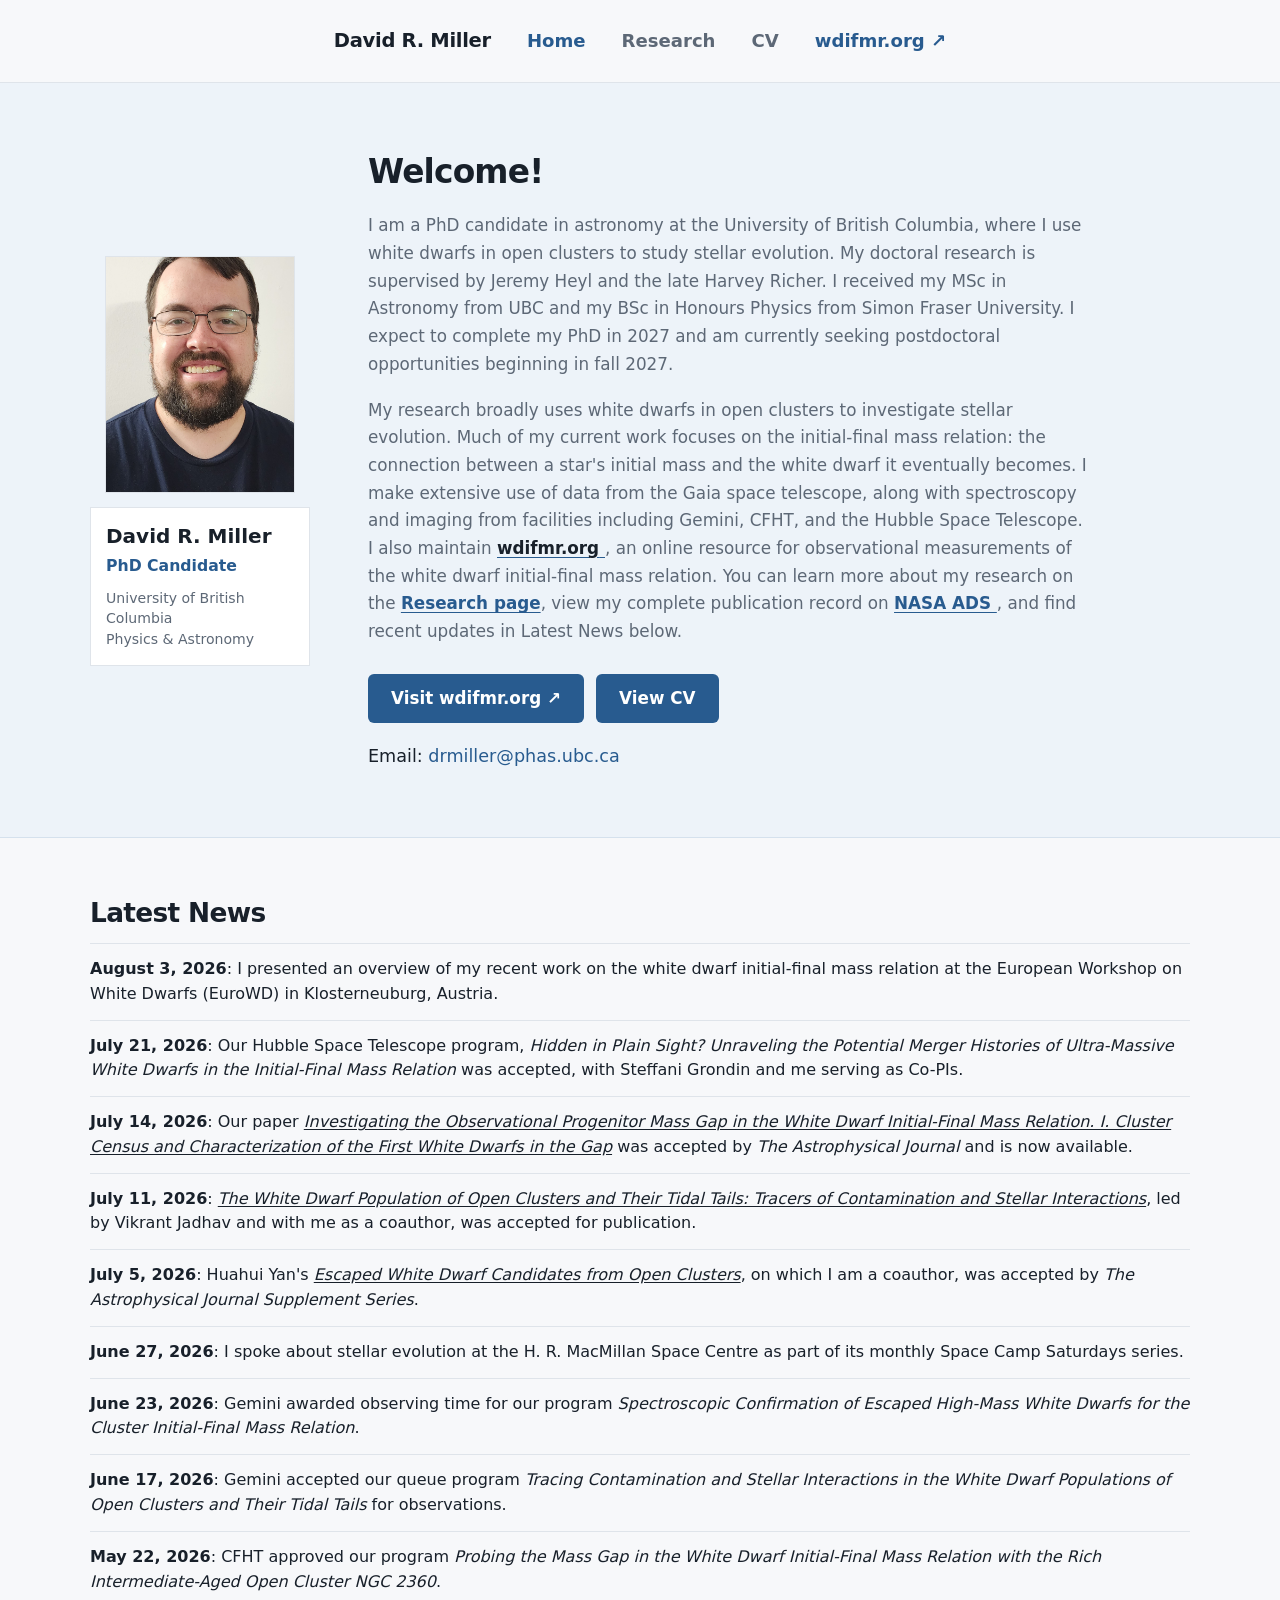
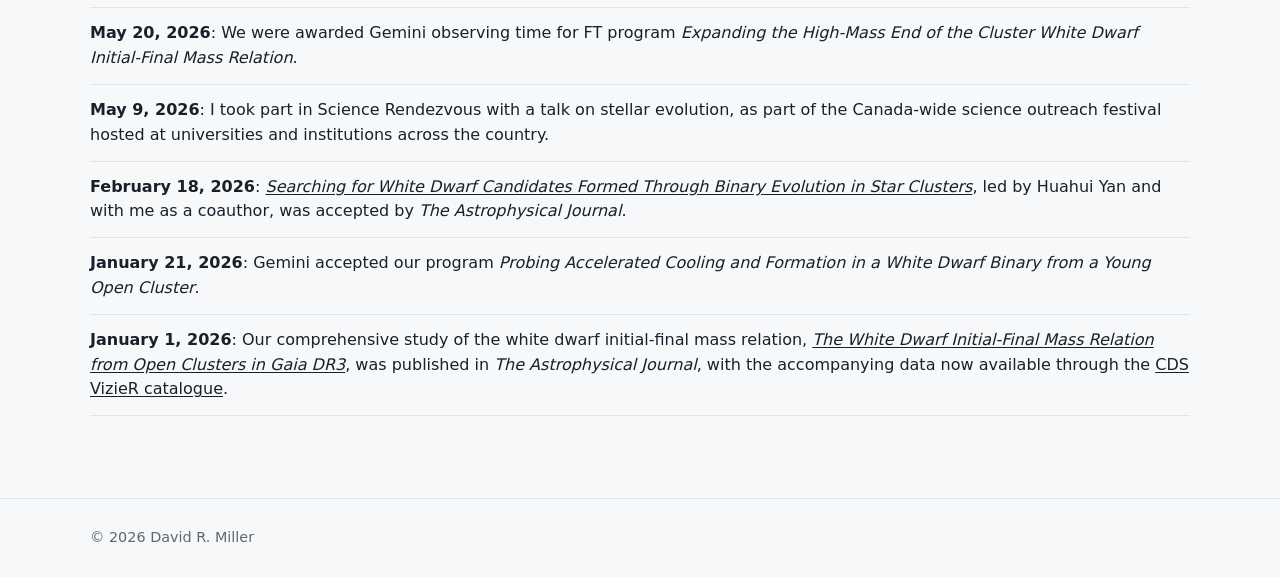
<file: index.html>
<!DOCTYPE html>
<html lang="en">
<head>
  <meta charset="UTF-8">

  <meta
    name="viewport"
    content="width=device-width, initial-scale=1.0"
  >

  <meta
    name="description"
    content="Personal website of David R. Miller, astrophysicist and white dwarf researcher."
  >

  <title>David R. Miller | Astrophysicist</title>

  <link rel="stylesheet" href="styles.css">

  <link rel="icon" href="favicon.ico" sizes="any">
  <link rel="icon" href="favicon.svg" type="image/svg+xml">
  <link rel="apple-touch-icon" href="favicon.png">
</head>

<body>

  <header class="site-header">
    <nav class="nav container" aria-label="Primary navigation">

      <a class="site-name" href="index.html">
        David R. Miller
      </a>

      <a class="nav-link active" href="index.html">
        Home
      </a>

      <a class="nav-link" href="research.html">
        Research
      </a>

      <a
        class="nav-link"
        href="assets/DavidRMiller-CV.pdf"
        target="_blank"
        rel="noopener noreferrer"
      >
        CV
      </a>

      <a
        class="nav-link external-nav-link"
        href="https://wdifmr.org/"
        target="_blank"
        rel="noopener noreferrer"
      >
        wdifmr.org ↗
      </a>

    </nav>
  </header>


  <main>

<main>

  <section class="hero-band">

    <div class="hero container">

      <div class="profile-column">

        <img
          class="portrait"
          src="assets/david-miller.jpg"
          alt=""
          loading="eager"
          decoding="async"
        >

        <div class="profile-card">
          <p class="profile-name">David R. Miller</p>
          <p class="profile-position">PhD Candidate</p>

          <p class="profile-institution">
            University of British Columbia<br>
            Physics &amp; Astronomy
          </p>
        </div>

      </div>


      <div class="hero-content">

        <h1 class="hero-title">Welcome!</h1>

        <div class="bio">

          <p>
            I am a PhD candidate in astronomy at the University of British Columbia,
            where I use white dwarfs in open clusters to study stellar evolution.
            My doctoral research is supervised by Jeremy Heyl and the late Harvey Richer. 
            I received my MSc in Astronomy
            from UBC and my BSc in Honours Physics from Simon Fraser University.
            I expect to complete my PhD in 2027 and am currently seeking
            postdoctoral opportunities beginning in fall 2027.
          </p>

          <p>
            My research broadly uses white dwarfs in open clusters to investigate stellar evolution.
            Much of my current work focuses on the initial-final mass relation: the connection
            between a star's initial mass and the white dwarf it eventually becomes.
            I make extensive use of data from the Gaia space telescope, along with spectroscopy
            and imaging from facilities including Gemini, CFHT, and the Hubble Space Telescope.
            I also maintain 
            <a
              class="inline-link"
              href="https://wdifmr.org/"
              target="_blank"
              rel="noopener noreferrer"
            >
              <strong>wdifmr.org</strong>
            </a>,
            an online resource for observational
            measurements of the white dwarf initial-final mass relation. You can
            learn more about my research on the 
            <a class="inline-link" href="research.html">Research page</a>,
            view my complete publication record on
            <a
              class="inline-link"
              href="https://ui.adsabs.harvard.edu/public-libraries/Hr7O0YyORVaTPGO8JZ4X5A"
              target="_blank"
              rel="noopener noreferrer"
            >
              NASA ADS
            </a>,
            and find recent updates in Latest News below.
          </p>

        </div>


        <div
          class="primary-links"
          aria-label="Primary links"
        >
          <a
            class="button button-primary"
            href="https://wdifmr.org/"
            target="_blank"
            rel="noopener noreferrer"
          >
            Visit wdifmr.org ↗
          </a>

          <a
            class="button button-primary"
            href="assets/DavidRMiller-CV.pdf"
            target="_blank"
            rel="noopener noreferrer"
          >
            View CV
          </a>
        </div>

        <p class="email-line">
          <span>Email:</span>
          <a href="mailto:drmiller@phas.ubc.ca">
            drmiller@phas.ubc.ca
          </a>
        </p>

      </div>

    </div>

  </section>


  <section
    class="latest-news container"
    aria-labelledby="latest-news-heading"
  >
    
      <h2 id="latest-news-heading">
        Latest News
      </h2>
    
      <div class="news-content">
    
        <ul class="news-list">
          
          <li class="news-item">
            <p>
              <time datetime="2026-08-03">August 3, 2026</time>:
              I presented an overview of my recent work on the white dwarf initial-final mass relation at the European Workshop on White Dwarfs (EuroWD) in Klosterneuburg, Austria.
            </p>
          </li>    
          
          <li class="news-item">
            <p>
              <time datetime="2026-07-21">July 21, 2026</time>:
              Our Hubble Space Telescope program,
              <em>Hidden in Plain Sight? Unraveling the Potential Merger Histories of Ultra-Massive White Dwarfs in the Initial-Final Mass Relation</em>
              was accepted, with Steffani Grondin and me serving as Co-PIs.
            </p>
          </li>
    
          <li class="news-item">
            <p>
              <time datetime="2026-07-14">July 14, 2026</time>:
              Our paper
              <a href="https://ui.adsabs.harvard.edu/abs/2026ApJ..1007..183M/abstract"
                 target="_blank" rel="noopener noreferrer">
                <em>Investigating the Observational Progenitor Mass Gap in the White Dwarf Initial-Final Mass Relation. I. Cluster Census and Characterization of the First White Dwarfs in the Gap</em></a>
              was accepted by <em>The Astrophysical Journal</em> and is now available.
            </p>
          </li>
    
          <li class="news-item">
            <p>
              <time datetime="2026-07-11">July 11, 2026</time>:
              <a href="https://ui.adsabs.harvard.edu/abs/arXiv:2607.11299"
                 target="_blank" rel="noopener noreferrer">
                <em>The White Dwarf Population of Open Clusters and Their Tidal Tails: Tracers of Contamination and Stellar Interactions</em></a>,
              led by Vikrant Jadhav and with me as a coauthor, was accepted for publication.
            </p>
          </li>
    
          <li class="news-item">
            <p>
              <time datetime="2026-07-05">July 5, 2026</time>:
              Huahui Yan's
              <a href="https://ui.adsabs.harvard.edu/abs/2026ApJS..286....5Y/abstract"
                 target="_blank" rel="noopener noreferrer">
                <em>Escaped White Dwarf Candidates from Open Clusters</em></a>,
              on which I am a coauthor, was accepted by <em>The Astrophysical Journal Supplement Series</em>.
            </p>
          </li>
          
          <li class="news-item">
            <p>
              <time datetime="2026-06-27">June 27, 2026</time>:
              I spoke about stellar evolution at the H. R. MacMillan Space Centre as part of its monthly Space Camp Saturdays series.
            </p>
          </li>
          
          <li class="news-item">
            <p>
              <time datetime="2026-06-23">June 23, 2026</time>:
              Gemini awarded observing time for our program
              <em>Spectroscopic Confirmation of Escaped High-Mass White Dwarfs for the Cluster Initial-Final Mass Relation</em>.
            </p>
          </li>
    
          <li class="news-item">
            <p>
              <time datetime="2026-06-17">June 17, 2026</time>:
              Gemini accepted our queue program
              <em>Tracing Contamination and Stellar Interactions in the White Dwarf Populations of Open Clusters and Their Tidal Tails</em>
              for observations.
            </p>
          </li>
    
          <li class="news-item">
            <p>
              <time datetime="2026-05-22">May 22, 2026</time>:
              CFHT approved our program
              <em>Probing the Mass Gap in the White Dwarf Initial-Final Mass Relation with the Rich Intermediate-Aged Open Cluster NGC 2360</em>.
            </p>
          </li>
    
          <li class="news-item">
            <p>
              <time datetime="2026-05-20">May 20, 2026</time>:
              We were awarded Gemini observing time for FT program
              <em>Expanding the High-Mass End of the Cluster White Dwarf Initial-Final Mass Relation</em>.
            </p>
          </li>
          
          <li class="news-item">
            <p>
              <time datetime="2026-05-09">May 9, 2026</time>:
              I took part in Science Rendezvous with a talk on stellar evolution, as part of the Canada-wide science outreach festival hosted at universities and institutions across the country.
            </p>
          </li>    
          
          <li class="news-item">
            <p>
              <time datetime="2026-02-18">February 18, 2026</time>:
              <a href="https://ui.adsabs.harvard.edu/abs/2026ApJ...999..167Y/abstract"
                 target="_blank" rel="noopener noreferrer">
                <em>Searching for White Dwarf Candidates Formed Through Binary Evolution in Star Clusters</em></a>,
              led by Huahui Yan and with me as a coauthor, was accepted by <em>The Astrophysical Journal</em>.
            </p>
          </li>
    
          <li class="news-item">
            <p>
              <time datetime="2026-01-21">January 21, 2026</time>:
              Gemini accepted our program
              <em>Probing Accelerated Cooling and Formation in a White Dwarf Binary from a Young Open Cluster</em>.
            </p>
          </li>
    
          <li class="news-item">
            <p>
              <time datetime="2026-01-01">January 1, 2026</time>:
              Our comprehensive study of the white dwarf initial-final mass relation,
              <a href="https://ui.adsabs.harvard.edu/abs/2026ApJ...996...69M/abstract"
                 target="_blank" rel="noopener noreferrer"><em>The White Dwarf Initial-Final Mass Relation from Open Clusters in Gaia DR3</em></a>,
              was published in <em>The Astrophysical Journal</em>, with the accompanying data now available through the
              <a href="https://vizier.cds.unistra.fr/viz-bin/VizieR?-source=J/ApJ/996/69"
                 target="_blank" rel="noopener noreferrer">CDS VizieR catalogue</a>.
            </p>
          </li>
    
        </ul>
    
      </div>
    
    </section>

  </main>


  <footer class="site-footer">

    <div class="container">
      <p>
        © <span id="year"></span> David R. Miller
      </p>
    </div>

  </footer>


  <script>
    document.getElementById("year").textContent =
      new Date().getFullYear();
  </script>

</body>
</html>
</file>
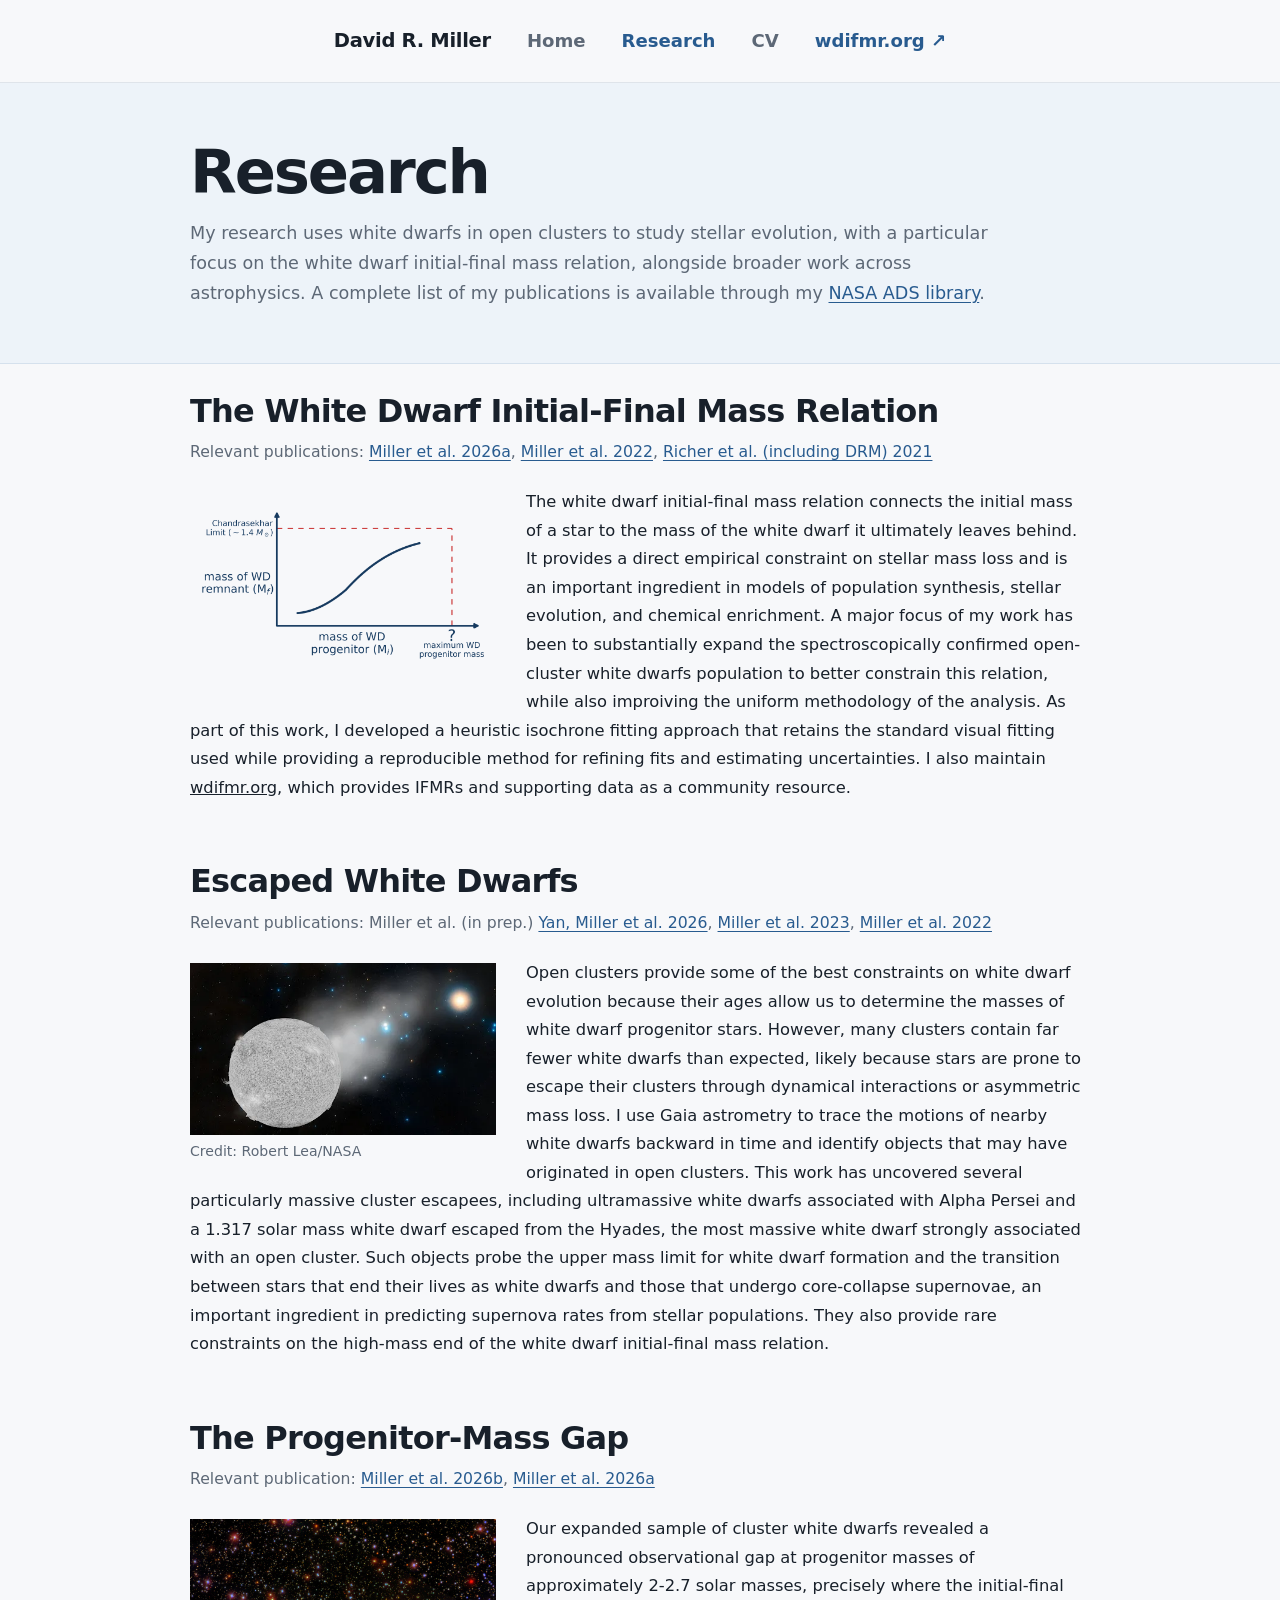
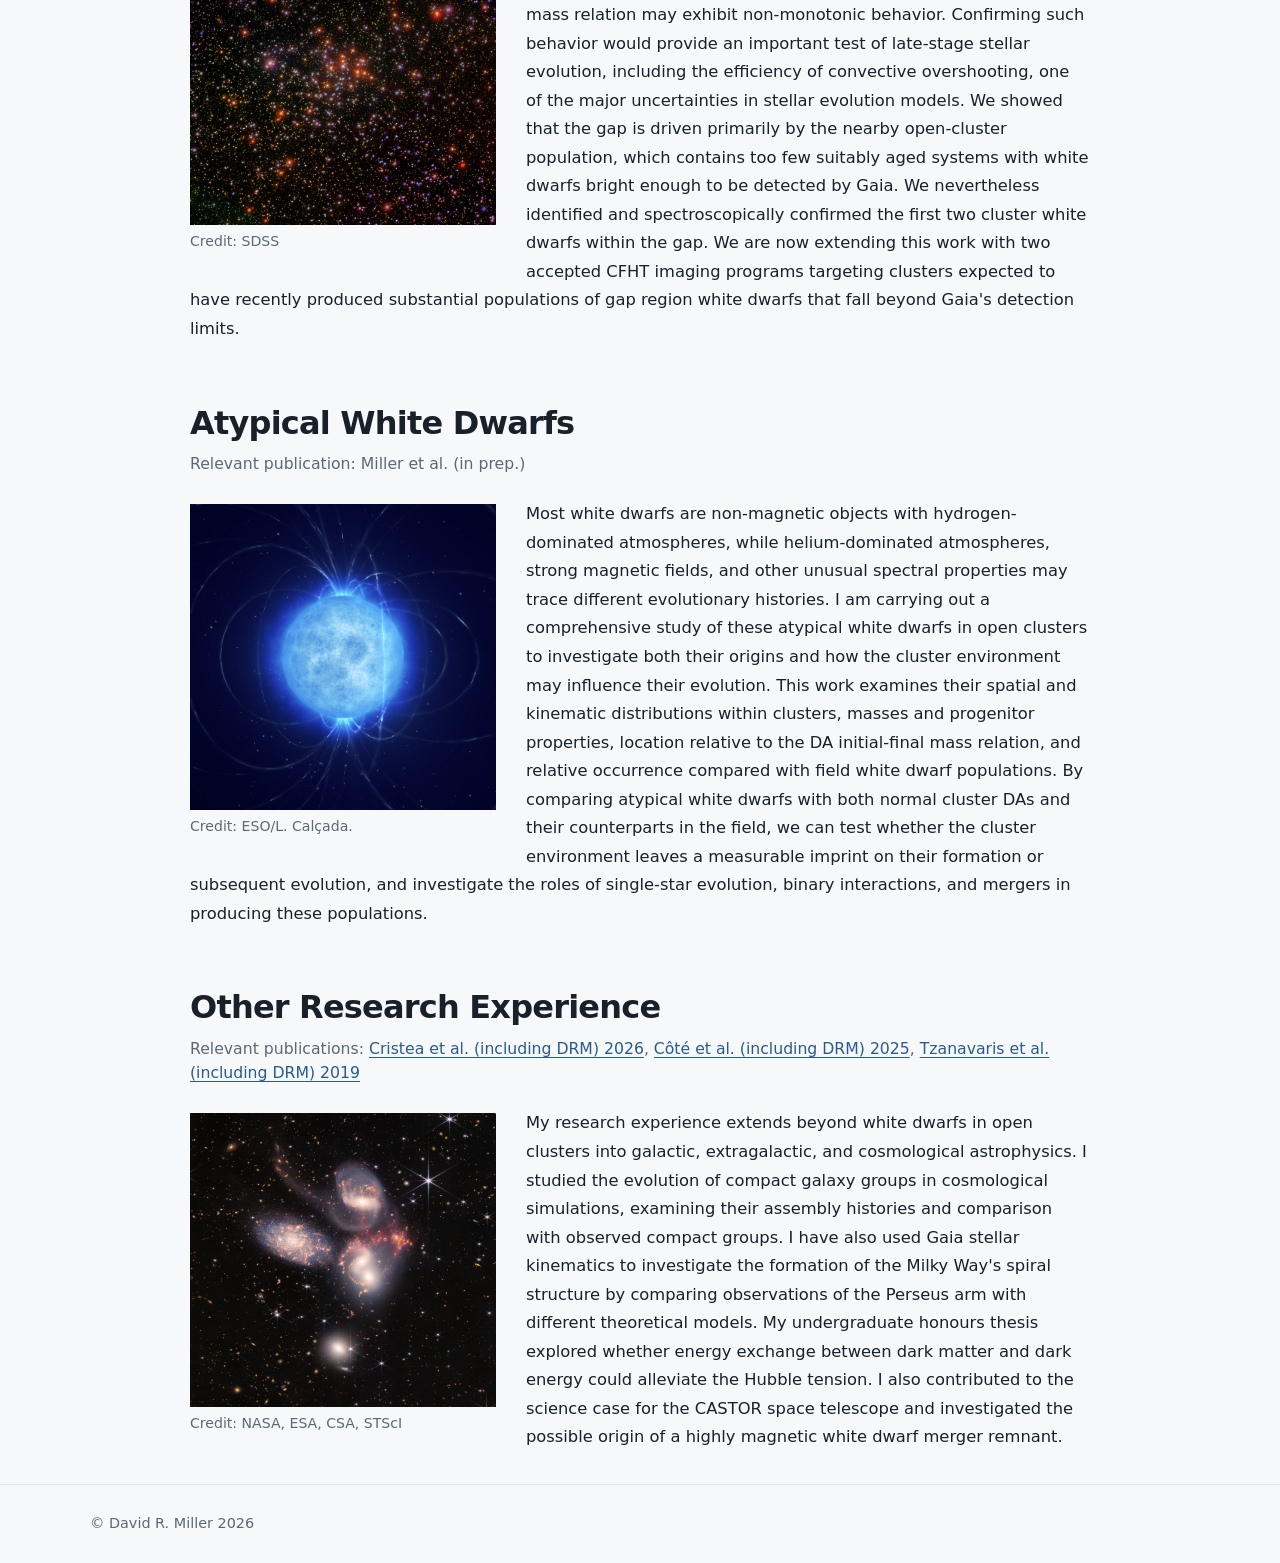
<file: research.html>
<!DOCTYPE html>
<html lang="en">
<head>
  <meta charset="UTF-8">

  <meta
    name="viewport"
    content="width=device-width, initial-scale=1.0"
  >

  <meta
    name="description"
    content="David R. Miller's research"
  >

  <title>Research | David R. Miller</title>

  <link rel="stylesheet" href="styles.css">

  <link rel="icon" href="favicon.ico" sizes="any">
  <link rel="icon" href="favicon.svg" type="image/svg+xml">
  <link rel="apple-touch-icon" href="favicon.png">
</head>

<body>

  <header class="site-header">
    <nav class="nav container" aria-label="Primary navigation">

      <a class="site-name" href="index.html">
        David R. Miller
      </a>

      <a class="nav-link" href="index.html">
        Home
      </a>

      <a class="nav-link active" href="research.html">
        Research
      </a>

      <a
        class="nav-link"
        href="assets/DavidRMiller-CV.pdf"
        target="_blank"
        rel="noopener noreferrer"
      >
        CV
      </a>

      <a
        class="nav-link external-nav-link"
        href="https://wdifmr.org/"
        target="_blank"
        rel="noopener noreferrer"
      >
        wdifmr.org ↗
      </a>

    </nav>
  </header>


<main class="page-main">

  <!-- Full-width research introduction band -->
  <section class="research-band">

    <div class="container">

      <div class="research-intro">

        <h1>Research</h1>

        <p>
          My research uses white dwarfs in open clusters to study stellar evolution,
          with a particular focus on the white dwarf initial-final mass relation, alongside 
          broader work across astrophysics. A complete list of my publications is 
          available through my
          <a
            href="https://ui.adsabs.harvard.edu/public-libraries/Hr7O0YyORVaTPGO8JZ4X5A"
            target="_blank"
            rel="noopener noreferrer"
          >NASA ADS library</a>.
        </p>

      </div>

    </div>

  </section>


  <!-- Research projects -->
 
  <section class="research-section">
  
    <div class="research-item">
  
      <div class="research-content">
  
        <h2>The White Dwarf Initial-Final Mass Relation</h2>
  
        <div class="research-pubs">
          Relevant publications:
          <a
            href="https://ui.adsabs.harvard.edu/abs/2026ApJ...996...69M/abstract"
            target="_blank"
            rel="noopener noreferrer"
          >Miller et al. 2026a</a>,
          <a
            href="https://ui.adsabs.harvard.edu/abs/2022ApJ...926L..24M/abstract"
            target="_blank"
            rel="noopener noreferrer"
          >Miller et al. 2022</a>,
          <a
            href="https://ui.adsabs.harvard.edu/abs/2021ApJ...912..165R/abstract"
            target="_blank"
            rel="noopener noreferrer"
          >Richer et al. (including DRM) 2021</a>
        </div>
  
        <figure class="research-figure">
          <img src="assets/ifmr-cartoon.png" alt="">
        </figure>
        
        <p>
           The white dwarf initial-final mass relation connects the initial mass 
           of a star to the mass of the white dwarf it ultimately leaves behind. 
           It provides a direct empirical constraint on stellar mass loss and is 
           an important ingredient in models of population synthesis, stellar evolution,
           and chemical enrichment. A major focus of my work has been to substantially 
           expand the spectroscopically confirmed open-cluster white dwarfs population 
           to better constrain this relation, while also improiving the uniform 
           methodology of the analysis. As part of this work, I developed a heuristic 
           isochrone fitting approach that retains the standard visual fitting used 
           while providing a reproducible method for refining fits and estimating 
           uncertainties. I also maintain
          <a
            href="https://wdifmr.org/"
            target="_blank"
            rel="noopener noreferrer"
          >wdifmr.org</a>,
          which provides IFMRs and supporting data as a
          community resource.
        </p>
      </div>
  
    </div>
  
  </section>
  
  <section class="research-section">

    <div class="research-item">

      <div class="research-content">

        <h2>Escaped White Dwarfs</h2>

        <div class="research-pubs">
          Relevant publications:
          <span>Miller et al. (in prep.)</span>
          <a
            href="https://ui.adsabs.harvard.edu/abs/2026ApJS..286....5Y/abstract"
            target="_blank"
            rel="noopener noreferrer"
          >Yan, Miller et al. 2026</a>,
          <a
            href="https://ui.adsabs.harvard.edu/abs/2023ApJ...956L..41M/abstract"
            target="_blank"
            rel="noopener noreferrer"
          >Miller et al. 2023</a>,
          <a
            href="https://ui.adsabs.harvard.edu/abs/2022ApJ...926L..24M/abstract"
            target="_blank"
            rel="noopener noreferrer"
          >Miller et al. 2022</a>
        </div>

        <figure class="research-figure">
          <img src="assets/escapedstar-illustration.png" alt="">

          <figcaption class="research-credit">
            Credit: Robert Lea/NASA
          </figcaption>
        </figure>

        <p>
          Open clusters provide some of the best constraints on white dwarf
          evolution because their ages allow us to determine the masses of
          white dwarf progenitor stars. However, many clusters contain far
          fewer white dwarfs than expected, likely because stars are prone to
          escape their clusters through dynamical interactions or asymmetric
          mass loss. I use Gaia astrometry to trace the motions of nearby white
          dwarfs backward in time and identify objects that may have originated
          in open clusters. This work has uncovered several particularly massive
          cluster escapees, including ultramassive white dwarfs associated with
          Alpha Persei and a 1.317 solar mass white dwarf escaped from the Hyades,
          the most massive white dwarf strongly associated with an open cluster.
          Such objects probe the upper mass limit for white dwarf formation and
          the transition between stars that end their lives as white dwarfs and
          those that undergo core-collapse supernovae, an important ingredient
          in predicting supernova rates from stellar populations. They also
          provide rare constraints on the high-mass end of the white dwarf
          initial-final mass relation.
        </p>

      </div>

    </div>

  </section>
  
  <section class="research-section">
  
    <div class="research-item">
  
      <div class="research-content">
  
        <h2>The Progenitor-Mass Gap</h2>
  
        <div class="research-pubs">
          Relevant publication:
          <a
            href="https://ui.adsabs.harvard.edu/abs/2026ApJ..1007..183M/abstract"
            target="_blank"
            rel="noopener noreferrer"
          >Miller et al. 2026b</a>,
          <a
            href="https://ui.adsabs.harvard.edu/abs/2026ApJ...996...69M/abstract"
            target="_blank"
            rel="noopener noreferrer"
          >Miller et al. 2026a</a>         
        </div>
  
        <figure class="research-figure">
          <img src="assets/ngc2360-sdss.jpg" alt="">
        
          <figcaption class="research-credit">
            Credit: SDSS
          </figcaption>
        </figure>
  
        <p>
          Our expanded sample of cluster white dwarfs revealed a pronounced
          observational gap at progenitor masses of approximately
          2-2.7 solar masses, precisely where the initial-final mass relation may
          exhibit non-monotonic behavior. Confirming such behavior would provide
          an important test of late-stage stellar evolution, including the
          efficiency of convective overshooting, one of the major uncertainties
          in stellar evolution models. We showed that the gap is driven primarily by
          the nearby open-cluster population, which contains too few suitably aged
          systems with white dwarfs bright enough to be detected by Gaia. We nevertheless
          identified and
          spectroscopically confirmed the first two cluster white dwarfs within
          the gap. We are now extending this work with two accepted CFHT imaging programs
          targeting clusters expected to have recently produced substantial
          populations of gap region white dwarfs that fall beyond Gaia's
          detection limits.
        </p>
  
      </div>
  
    </div>
  
  </section>

  <section class="research-section">
  
    <div class="research-item">
  
      <div class="research-content">
  
        <h2>Atypical White Dwarfs</h2>
  
        <div class="research-pubs">
          Relevant publication:
          <span>Miller et al. (in prep.)</span>
        </div>
  
        <figure class="research-figure">
          <img src="assets/magnetic-wd.jpg" alt="">

          <figcaption class="research-credit">
            Credit: ESO/L. Calçada. 
          </figcaption>
        </figure>
  
        <p>
          Most white dwarfs are non-magnetic objects with hydrogen-dominated
          atmospheres, while helium-dominated atmospheres, strong magnetic fields,
          and other unusual spectral properties may trace different evolutionary
          histories. I am carrying out a comprehensive study of these atypical white
          dwarfs in open clusters to investigate both their origins and how the
          cluster environment may influence their evolution. This work examines
          their spatial and kinematic distributions within clusters, masses and
          progenitor properties, location relative to the DA initial-final mass
          relation, and relative occurrence compared with field white dwarf
          populations. By comparing atypical white dwarfs with both normal cluster
          DAs and their counterparts in the field, we can test whether the cluster
          environment leaves a measurable imprint on their formation or subsequent
          evolution, and investigate the roles of single-star evolution, binary
          interactions, and mergers in producing these populations.
        </p>
  
      </div>
  
    </div>
  
  </section>
  
  <section class="research-section">
  
    <div class="research-item">
  
      <div class="research-content">
  
        <h2>Other Research Experience</h2>
  
        <div class="research-pubs">
          Relevant publications:
          <a
            href="https://ui.adsabs.harvard.edu/abs/2026A%26A...706A.188C/abstract"
            target="_blank"
            rel="noopener noreferrer"
          >Cristea et al. (including DRM) 2026</a>,
          <a
            href="https://www.spiedigitallibrary.org/journals/Journal-of-Astronomical-Telescopes-Instruments-and-Systems/volume-11/issue-04/042202/The-CASTOR-mission/10.1117/1.JATIS.11.4.042202.full"
            target="_blank"
            rel="noopener noreferrer"
          >Côté et al. (including DRM) 2025</a>,
          <a
            href="https://ui.adsabs.harvard.edu/abs/2019ApJ...871..242T/abstract"
            target="_blank"
            rel="noopener noreferrer"
          >Tzanavaris et al. (including DRM) 2019</a>
        </div>
  
        <figure class="research-figure">
          <img src="assets/stephensquintet-jwst.png" alt="">

          <figcaption class="research-credit">
            Credit: NASA, ESA, CSA, STScI
          </figcaption>
        </figure>
  
        <p>
          My research experience extends beyond white dwarfs in open clusters
          into galactic, extragalactic, and cosmological astrophysics. I studied
          the evolution of compact galaxy groups in cosmological simulations,
          examining their assembly histories and comparison with observed compact
          groups. I have also used Gaia stellar kinematics to investigate the
          formation of the Milky Way's spiral structure by comparing observations
          of the Perseus arm with different theoretical models. My undergraduate
          honours thesis explored whether energy exchange between dark matter and
          dark energy could alleviate the Hubble tension. I also contributed to the science
          case for the CASTOR space telescope and investigated the possible
          origin of a highly magnetic white dwarf merger remnant.
        </p>
  
      </div>
  
    </div>
  
  </section>
  
  
</main>


  <footer class="site-footer">

    <div class="container">
      <p>
        © David R. Miller <span id="year"></span>
      </p>
    </div>

  </footer>


  <script>
    document.getElementById("year").textContent =
      new Date().getFullYear();
  </script>

</body>
</html>
</file>
<file: styles.css>
/* ---------- Base ---------- */

:root {
  --background: #f7f8fa;
  --surface: #ffffff;
  --text: #18202a;
  --muted: #5d6876;
  --border: #dfe4ea;
  --accent: #285b8f;
  --accent-dark: #1d466f;

  --band: #edf3f9;
  --band-border: #d5e1ed;

  --max-width: 1100px;
  --research-width: 900px;
}

* {
  box-sizing: border-box;
}

html {
  scroll-behavior: smooth;
}

body {
  margin: 0;
  min-height: 100vh;
  display: flex;
  flex-direction: column;
  background: var(--background);
  color: var(--text);
  font-family:
    Inter,
    ui-sans-serif,
    system-ui,
    -apple-system,
    BlinkMacSystemFont,
    "Segoe UI",
    sans-serif;
  line-height: 1.65;
}

a {
  color: inherit;
}

.container {
  width: min(calc(100% - 40px), var(--max-width));
  margin-inline: auto;
}


/* ---------- Header ---------- */

.site-header {
  position: sticky;
  top: 0;
  z-index: 10;
  background: rgba(247, 248, 250, 0.96);
  border-bottom: 1px solid var(--border);
  backdrop-filter: blur(12px);
}

.nav {
  min-height: 82px;
  display: flex;
  align-items: center;
  justify-content: center;
  flex-wrap: wrap;
  gap: 36px;
}

.nav a {
  text-decoration: none;
}

.site-name {
  color: var(--text);
  font-size: 1.22rem;
  font-weight: 800;
  letter-spacing: -0.015em;
}

.nav-link {
  color: var(--muted);
  font-size: 1.13rem;
  font-weight: 650;
  transition: color 160ms ease;
}

.nav-link:hover,
.nav-link.active {
  color: var(--accent);
}

.external-nav-link {
  color: var(--accent);
}


/* ---------- Shared page bands ---------- */

.hero-band,
.research-band {
  width: 100%;
  background: var(--band);
  border-bottom: 1px solid var(--band-border);
}


/* ---------- Homepage hero ---------- */

.hero-band {
  border-top: 0;
}

.hero {
  padding: 68px 0 66px;
  display: grid;
  grid-template-columns: 220px minmax(0, 1fr);
  align-items: start;
  gap: clamp(42px, 5vw, 58px);
}

.profile-column {
  width: 220px;
  align-self: center;
}

.portrait {
  width: 190px;
  margin-inline: auto;
  aspect-ratio: 4 / 5;
  display: block;
  object-fit: cover;
  background: #e9edf2;
  border: 1px solid var(--border);
}

.profile-card {
  width: 220px;
  margin-top: 14px;
  padding: 16px 15px;
  background: var(--surface);
  border: 1px solid var(--border);
}

.profile-card p {
  margin: 0;
}

.profile-name {
  color: var(--text);
  font-size: 1.25rem;
  font-weight: 800;
  line-height: 1.25;
}

.profile-position {
  margin-top: 4px !important;
  color: var(--accent);
  font-size: 0.98rem;
  font-weight: 700;
}

.profile-institution {
  margin-top: 9px !important;
  color: var(--muted);
  font-size: 0.88rem;
  line-height: 1.45;
}

.hero-content {
  padding-top: 2px;
}

.hero-title {
  margin: 0 0 20px;
  color: var(--text);
  font-size: clamp(1.7rem, 2.6vw, 2.05rem);
  font-weight: 760;
  line-height: 1.2;
  letter-spacing: -0.025em;
}

.bio {
  max-width: 720px;
  color: var(--muted);
  font-size: 1.05rem;
}

.bio p {
  margin: 0 0 18px;
}

.bio strong {
  color: var(--text);
  font-weight: 700;
}

.inline-link {
  color: var(--accent);
  font-weight: 650;
  text-underline-offset: 3px;
}

.inline-link:hover {
  color: var(--accent-dark);
}


/* ---------- Primary links ---------- */

.primary-links {
  margin-top: 28px;
  display: flex;
  flex-wrap: wrap;
  gap: 12px;
}

.button {
  min-height: 49px;
  padding: 0 22px;
  display: inline-flex;
  align-items: center;
  justify-content: center;
  border: 1px solid transparent;
  border-radius: 6px;
  font-size: 1.05rem;
  font-weight: 700;
  text-decoration: none;
  transition:
    transform 160ms ease,
    background-color 160ms ease,
    border-color 160ms ease;
}

.button:hover {
  transform: translateY(-1px);
}

.button-primary {
  background: var(--accent);
  color: #ffffff;
}

.button-primary:hover {
  background: var(--accent-dark);
}


/* ---------- Email ---------- */

.email-line {
  margin: 19px 0 0;
  color: var(--text);
  font-size: 1.1rem;
}

.email-line span {
  font-weight: 500;
}

.email-line a {
  color: var(--accent);
  font-weight: 500;
  text-decoration: none;
}

.email-line a:hover {
  color: var(--accent-dark);
  text-decoration: underline;
  text-underline-offset: 3px;
}


/* ---------- Latest news ---------- */

.latest-news {
  padding: 58px 0 82px;
}

.latest-news h2 {
  margin: 0 0 14px;
  color: var(--text);
  font-size: 1.65rem;
  font-weight: 750;
  line-height: 1.25;
  letter-spacing: -0.025em;
}

.news-content {
  border-top: 1px solid var(--border);
}

.news-list {
  margin: 0;
  padding: 0;
  list-style: none;
}

.news-item {
  padding: 13px 0;
  border-bottom: 1px solid var(--border);
}

.news-item p {
  margin: 0;
  line-height: 1.55;
}

.news-item time {
  font-weight: 700;
}

.news-item a {
  color: inherit;
  text-decoration: underline;
  text-underline-offset: 2px;
}


/* ---------- Interior pages ---------- */

.page-main {
  flex: 1;
}

.page-main h1 {
  margin: 0 0 24px;
  font-size: clamp(2.5rem, 6vw, 4.5rem);
  line-height: 1.12;
  letter-spacing: -0.035em;
}

.page-intro {
  max-width: 700px;
  margin: -8px 0 30px;
  color: var(--muted);
  font-size: 1.1rem;
}


/* ---------- Research page ---------- */

.research-band {
  padding: 58px 0 54px;
}

.research-intro {
  width: min(100%, var(--research-width));
  margin-inline: auto;
}

.research-intro h1 {
  margin: 0 0 14px;
  color: var(--text);
  font-size: clamp(2.7rem, 5vw, 3.8rem);
  font-weight: 800;
  line-height: 1.05;
  letter-spacing: -0.035em;
}

.research-intro p {
  max-width: 800px;
  margin: 0;
  color: var(--muted);
  font-size: 1.1rem;
  line-height: 1.7;
}

.research-intro a {
  color: var(--accent);
  text-underline-offset: 3px;
}

.research-intro a:hover {
  color: var(--accent-dark);
}


/* ---------- Research projects ---------- */

.research-section {
  width: min(calc(100% - 40px), var(--research-width));
  margin-inline: auto;
  padding: 28px 0 32px;
}

.research-item {
  width: 100%;
  margin: 0;
}

.research-item:last-child {
  margin-bottom: 0;
}


/* Project content */

.research-content {
  width: 100%;
  display: flow-root;
}

.research-content h2 {
  margin: 0 0 10px;
  color: var(--text);
  font-size: clamp(1.65rem, 2.6vw, 2rem);
  font-weight: 780;
  line-height: 1.2;
  letter-spacing: -0.025em;
}


/* Publications */

.research-pubs {
  margin: 0 0 24px;
  color: var(--muted);
  font-size: 0.98rem;
  line-height: 1.55;
}

.research-pubs a {
  color: var(--accent);
  text-underline-offset: 3px;
}

.research-pubs a:hover {
  color: var(--accent-dark);
}


/* Research figure */

/*
  Supporting figure on desktop:
  approximately one-third of the text column, capped at 320 px.
  The description flows alongside and then beneath it.
*/

.research-figure {
  width: min(34%, 320px);
  float: left;
  margin: 4px 30px 16px 0;
}

.research-figure img {
  width: 100%;
  height: auto;
  display: block;
}

.research-credit {
  margin-top: 7px;
  color: var(--muted);
  font-size: 0.88rem;
  line-height: 1.4;
  text-align: left;
}


/* Research description */

.research-content p {
  margin: 0;
  color: var(--text);
  font-size: 1.02rem;
  line-height: 1.75;
}


/* ---------- Footer ---------- */

.site-footer {
  margin-top: auto;
  padding: 27px 0;
  color: var(--muted);
  border-top: 1px solid var(--border);
  font-size: 0.9rem;
}

.site-footer p {
  margin: 0;
}


/* ---------- Responsive ---------- */

@media (max-width: 760px) {

  .container {
    width: min(calc(100% - 28px), var(--max-width));
  }

  .nav {
    min-height: auto;
    padding: 18px 0;
    gap: 13px 22px;
  }

  .site-name {
    width: 100%;
    text-align: center;
    font-size: 1.16rem;
  }

  .nav-link {
    font-size: 1.02rem;
  }


  /* Homepage */

  .hero {
    padding: 46px 0 52px;
    grid-template-columns: 1fr;
    gap: 38px;
  }

  .profile-column {
    width: min(100%, 220px);
    margin-inline: auto;
    align-self: start;
  }

  .portrait {
    width: 190px;
    margin-inline: auto;
  }

  .profile-card {
    width: 100%;
  }

  .hero-content {
    padding-top: 0;
  }

  .hero-title {
    font-size: 1.75rem;
  }

  .primary-links {
    align-items: stretch;
    flex-direction: column;
  }

  .button {
    width: 100%;
    font-size: 1.03rem;
  }

  .email-line {
    font-size: 1.04rem;
  }

  .latest-news {
    padding: 46px 0 60px;
  }


  /* Research */

  .research-band {
    padding: 42px 0 40px;
  }

  .research-intro {
    width: 100%;
  }

  .research-intro h1 {
    font-size: 2.6rem;
  }

  .research-intro p {
    font-size: 1.05rem;
  }

  .research-section {
    width: min(calc(100% - 28px), var(--research-width));
    padding: 46px 0 60px;
  }

  .research-item {
    margin-bottom: 58px;
  }

  .research-content h2 {
    font-size: 1.6rem;
  }

  .research-pubs {
    margin-bottom: 22px;
  }

  /*
    On phones the figure leaves the text flow and becomes a
    small centered image above the description.
  */

  .research-figure {
    width: min(100%, 320px);
    float: none;
    margin: 0 auto 24px;
  }

  .research-content p {
    font-size: 1rem;
  }
}
</file>
